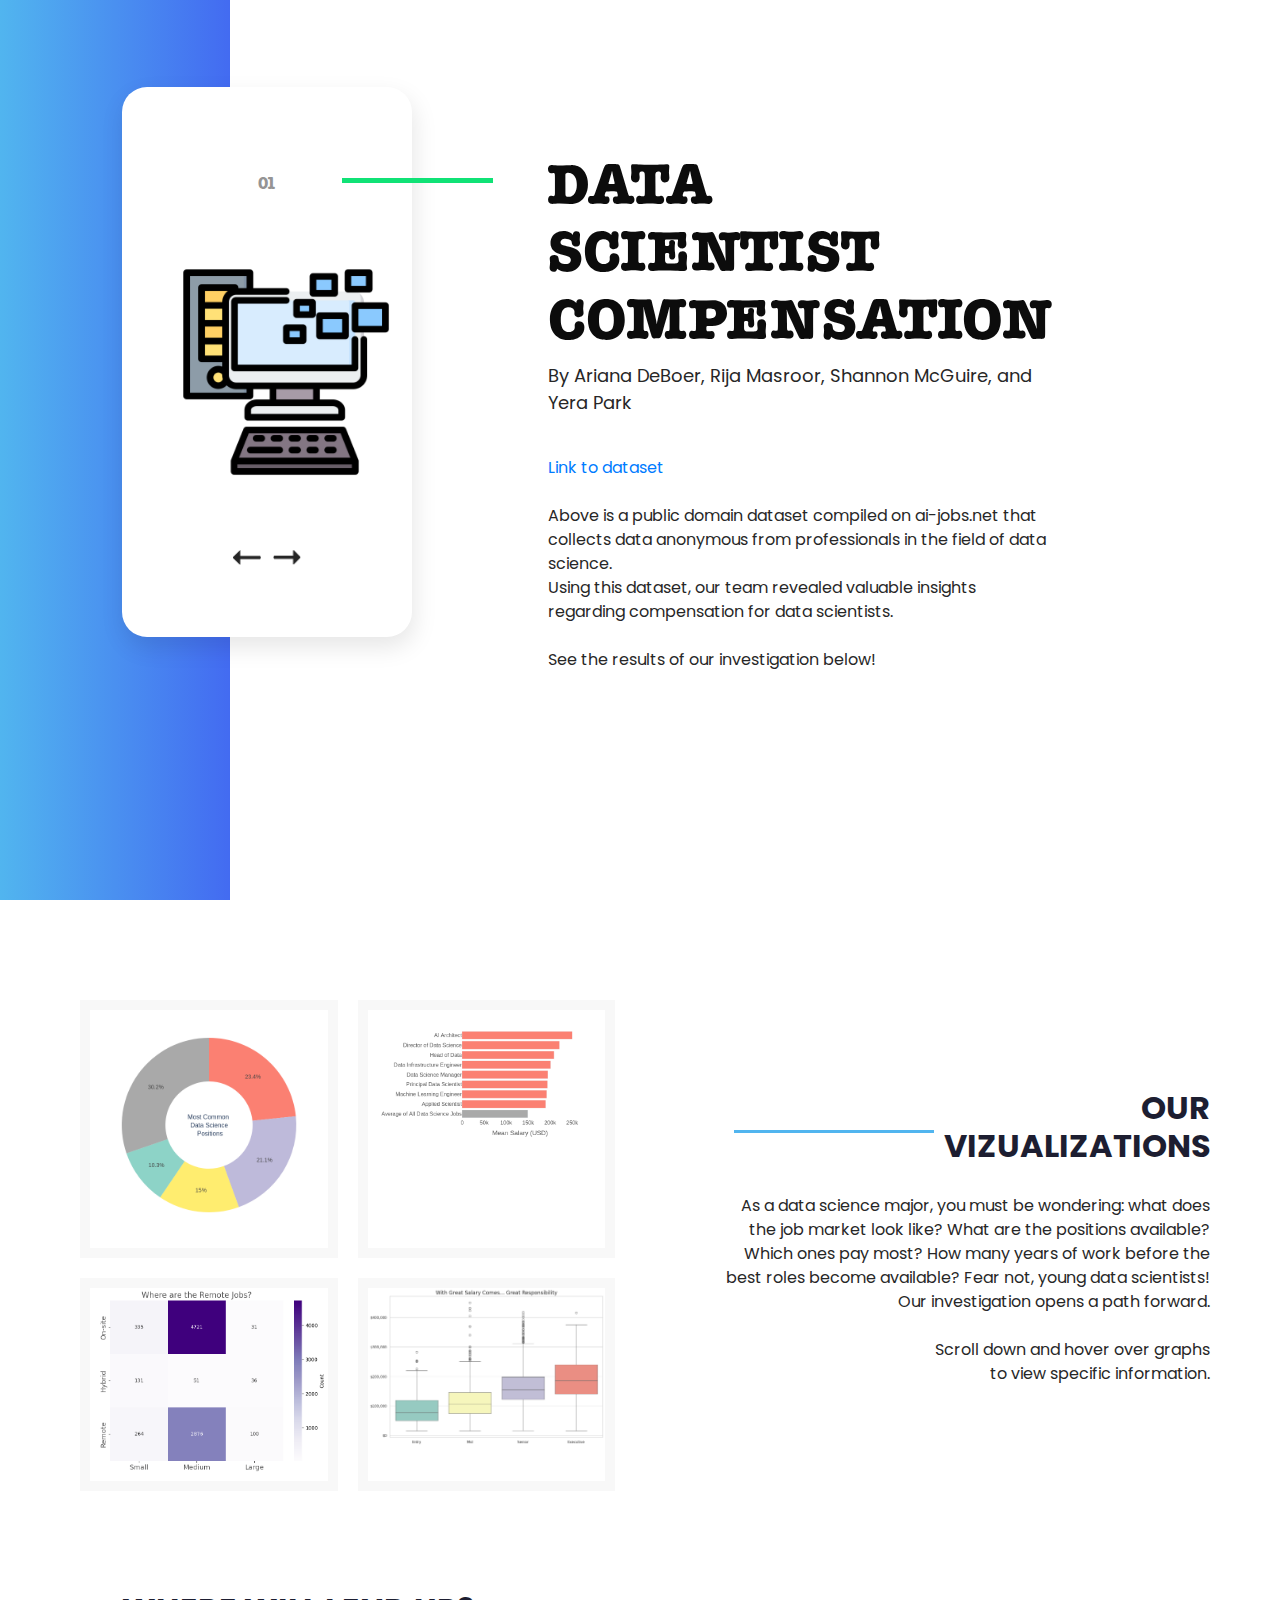
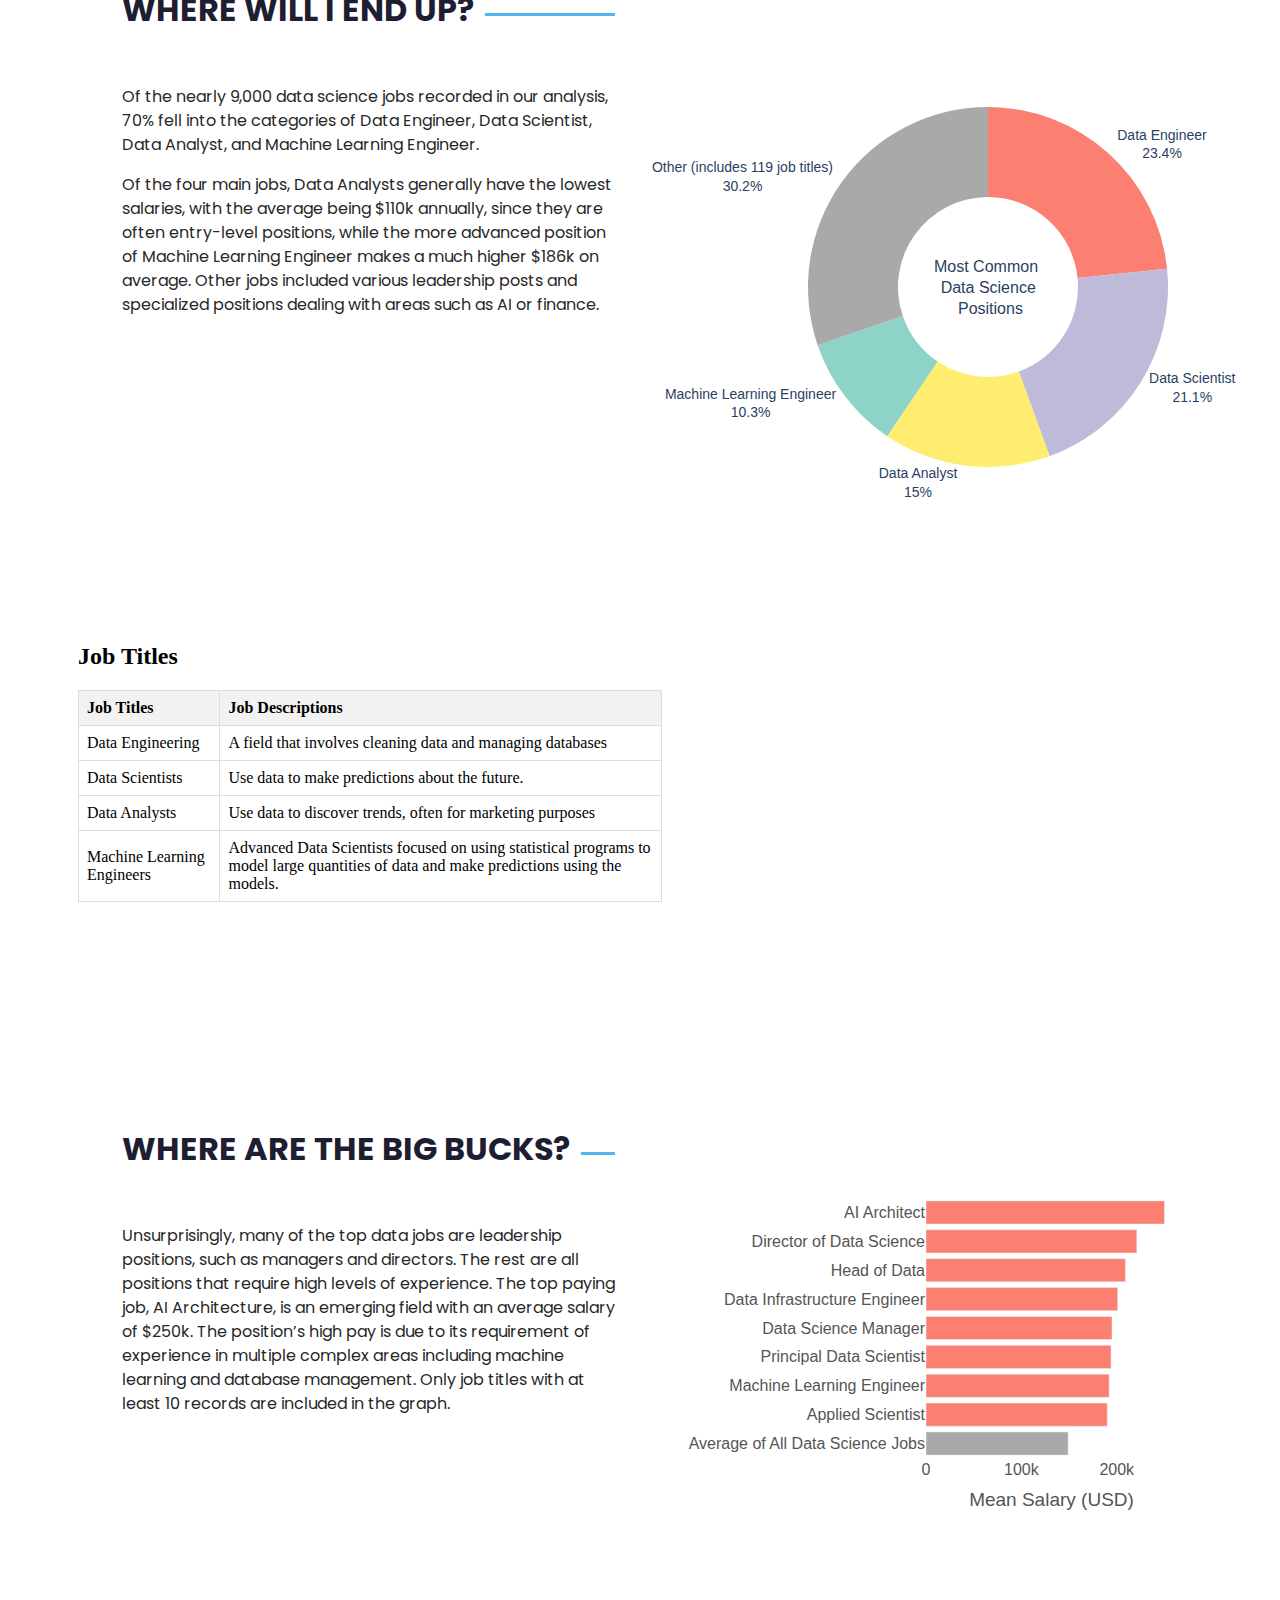
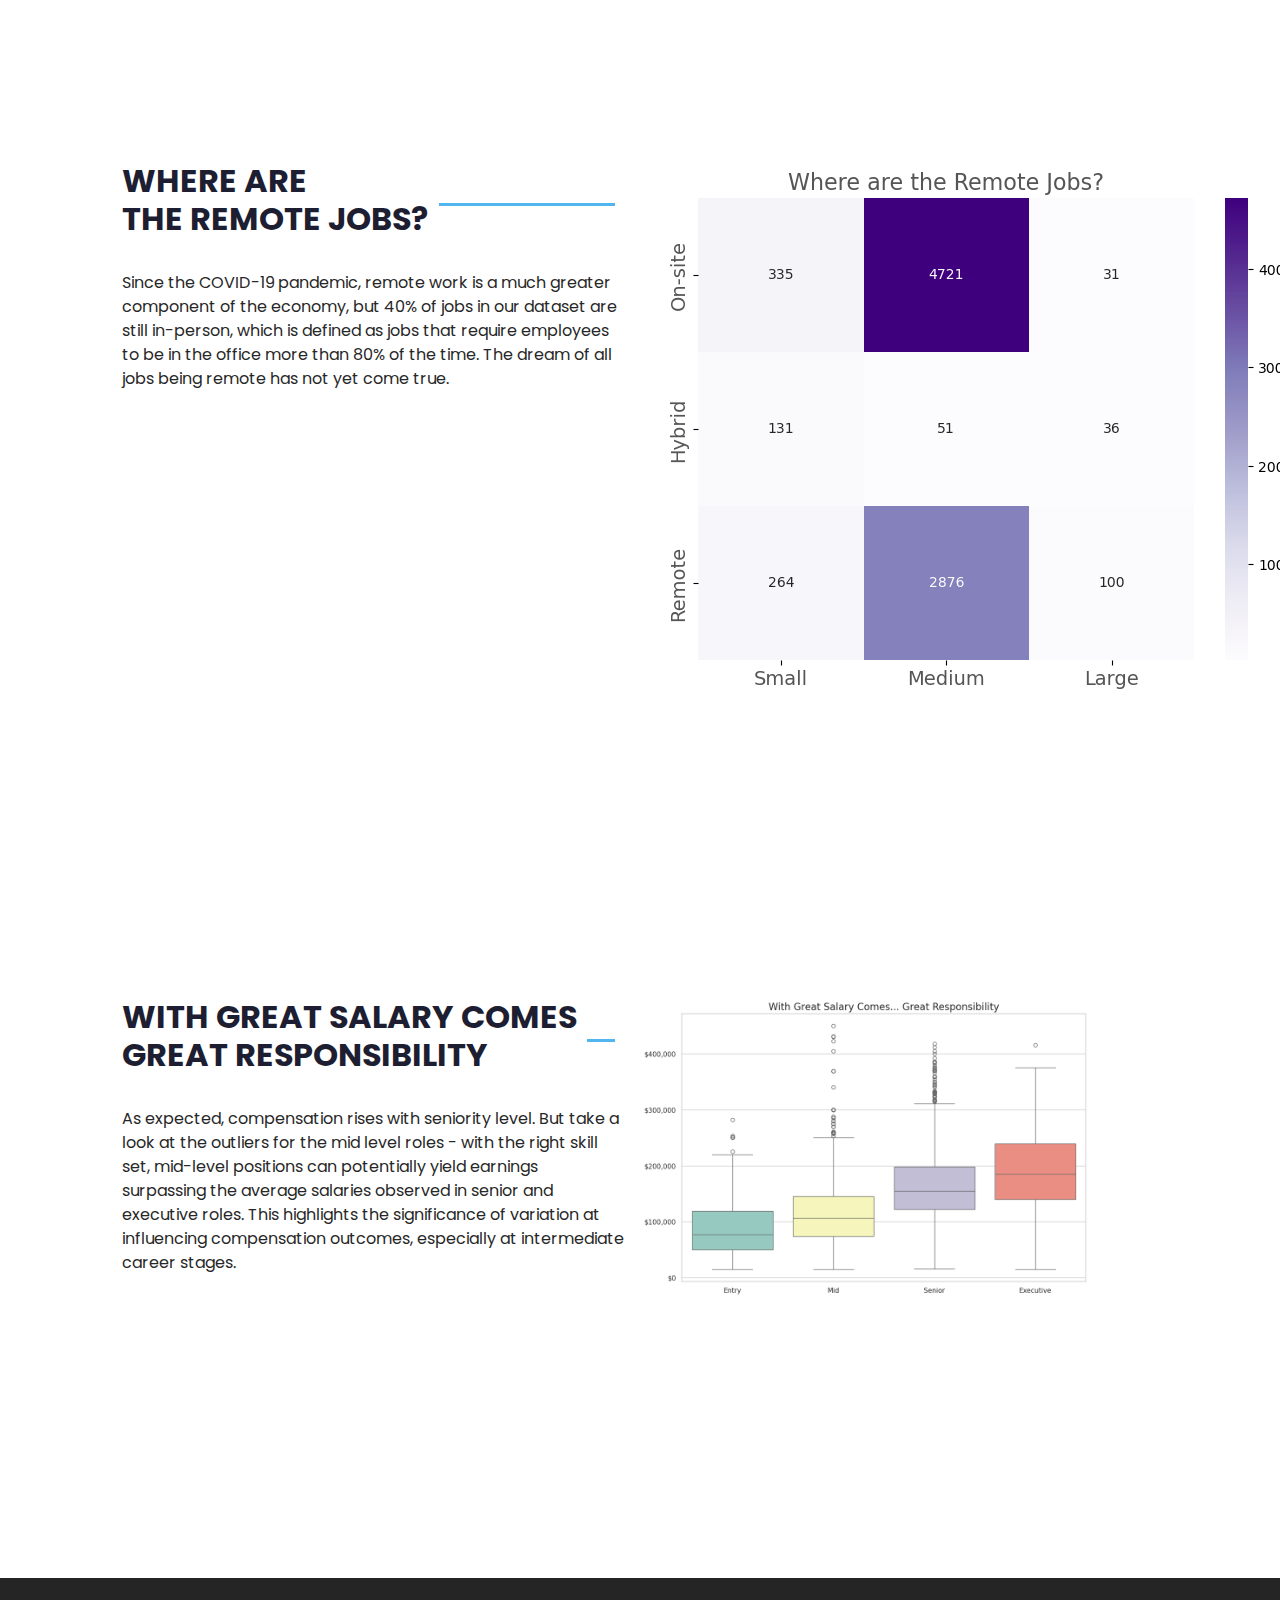
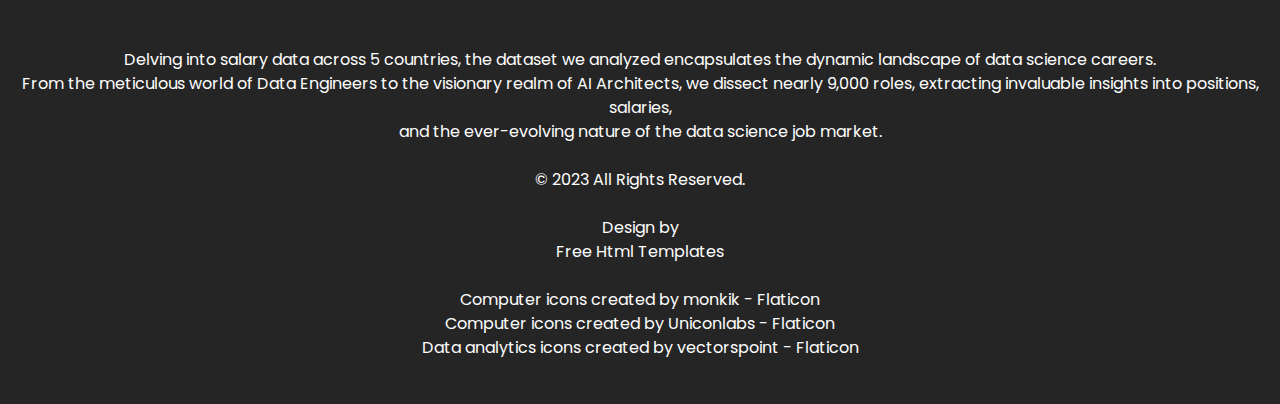
<file: index.html>
<!DOCTYPE html>
<html>
  
<!-- Original template can be downloaded at -->
<!-- https://www.free-css.com/free-css-templates/page291/goid -->

<head>
  <!-- Basic -->
  <meta charset="utf-8" />
  <meta http-equiv="X-UA-Compatible" content="IE=edge" />
  <!-- Mobile Metas -->
  <meta name="viewport" content="width=device-width, initial-scale=1, shrink-to-fit=no" />
  <!-- Site Metas -->
  <meta name="keywords" content="" />
  <meta name="description" content="" />
  <meta name="author" content="" />

  <title>Data Science Jobs by Salaries</title>
  <!-- slider stylesheet -->
  <link rel="stylesheet" type="text/css"
    href="https://cdnjs.cloudflare.com/ajax/libs/OwlCarousel2/2.3.4/assets/owl.carousel.min.css" />

  <!-- bootstrap core css -->
  <link rel="stylesheet" type="text/css" href="css/bootstrap.css" />

  <!-- fonts style -->
  <link href="https://fonts.googleapis.com/css?family=Open+Sans:400,700|Poppins:400,700|Raleway:400,700&display=swap"
    rel="stylesheet" />

  <!-- Custom styles for this template -->
  <link href="css/style.css" rel="stylesheet" />
  <!-- responsive style -->
  <link href="css/responsive.css" rel="stylesheet" />
</head>

<body>
  <div class="hero_area">
    <!-- slider section -->
    <section class=" slider_section position-relative">
      <div class="container-fluid">
        <div class="row">
          <div class="col-lg-3 col-md-4 offset-md-1">
            <div id="carouselExampleIndicators" class="carousel slide " data-ride="carousel">
              <ol class="carousel-indicators">
                <li data-target="#carouselExampleIndicators" data-slide-to="0" class="active">
                  01
                </li>
                <li data-target="#carouselExampleIndicators" data-slide-to="1">
                  02
                </li>
                <li data-target="#carouselExampleIndicators" data-slide-to="2">
                  03
                </li>
              </ol>

              <div class="carousel-inner">
                <div class="carousel-item active">
                  <div class="img-box b-1">
                    <img src="images/coding.png" alt="" /">                  
                  </div>
                </div>
                <div class="carousel-item">
                  <div class="img-box b-2">
                    <img src="images/computer.png" alt="" />
                  </div>
                </div>
                <div class="carousel-item">
                  <div class="img-box b-3">
                    <img src="images/data-analytics.png" alt="" />
                  </div>
                </div>
              </div>
              <div class="carousel_btn-box">
                <a class="carousel-control-prev" href="#carouselExampleIndicators" role="button" data-slide="prev">
                  <span class="sr-only">Previous</span>
                </a>
                <a class="carousel-control-next" href="#carouselExampleIndicators" role="button" data-slide="next">
                  <span class="sr-only">Next</span>
                </a>
              </div>
            </div>
          </div>
          <div class="col-md-5 offset-md-1">
            <div class="detail-box">
              <h1>
                Data Scientist <br>
                Compensation
              </h1>
              <p><font size="+1">
                By Ariana DeBoer, Rija Masroor, Shannon McGuire, and Yera Park
              </font></p>
              <p>
                <br>
                <a href="https://ai-jobs.net/salaries/download/">Link to dataset</a> <br><br>
                Above is a public domain dataset compiled on ai-jobs.net that collects data anonymous from professionals in the field of data science.<br>
                Using this dataset, our team revealed valuable insights regarding compensation for data scientists. <br><br>
                See the results of our investigation below!
                <!-- <p>
                  <br>
                  <br>
                  <br>
                  &copy; 2023 All Rights Reserved. 
                </p> -->
              </p>
              </div>
            </div>
          </div>
        </div>
      </div>
    </section>
    <!-- end slider section -->
  </div>

  
  <!-- multiple images section -->

  <section class="dish_section layout_padding">
    <div class="container">
      <div class="row">
        <div class="col-md-6">
          <div class="dish_container">
            <div class="box">
              <a href="#Graph1"><img src="datadonutsimple.png" alt=""></a>
            </div>
            <div class="box">
              <a href="#Graph2"><img src="salarybar.png" alt=""></a>
            </div>
            <div class="box">
              <a href="#Graph3"><img src="heatmap.png" alt=""></a>
            </div>
            <div class="box">
              <a href="#Graph4"><img src="exp_boxplot.png" alt=""></a>
            </div>
          </div>
        </div>
        <div class="col-md-6">
          <div class="detail-box">
            <div class="heading_container">
              <hr>
              <h2>
                Our <br>
                Vizualizations
              </h2>
            </div>
            <p>
              As a data science major, you must be wondering: what does the job market look like? What are the positions available? Which ones pay most? How many years of work before the best roles become available? Fear not, young data scientists! Our investigation opens a path forward.
              <br> <br>Scroll down and hover over graphs<br>
              to view specific information. 
            </p>
            <!-- <a href=".Graph_1">
              Awesome!
            </a> -->
          </div>
        </div>
      </div>
    </div>
  </section>

  <!-- end dish section -->

  <!-- Graph 1 section -->
  <section id="Graph1" class="Graph_1">
    <div class="container-fluid">
      <div class="row">
        <div class="col-md-5 offset-md-1">
          <div class="detail-box">
            <div class="heading_container">
              <h2>
                Where Will I End Up?
              </h2>
              <hr>
            </div>
            <p>
              <br><br>
              Of the nearly 9,000 data science jobs recorded in our analysis, 70% fell into the categories of Data Engineer, Data Scientist, Data Analyst, and Machine Learning Engineer. <br>
             </p>
             <p>
               Of the four main jobs, Data Analysts generally have the lowest salaries, with the average being $110k annually, since they are often entry-level positions, while the more advanced position of Machine Learning Engineer makes a much higher $186k on average. Other jobs included various leadership posts and specialized positions dealing with areas such as AI or finance.
             </p>
          </div>
        </div>
        <div class="col-md-6 px-0">
          <div class="img-box">
            <div class="html"><embed type='text/html' src="htmls/datadonutsmall.html" width="625" height="625"></div>
          </div>
        </div>
      </div>
    </div>
  </section>


  <section class="Graph_1">
    <div class="container-fluid">
      <div class="container">
        <div class="center">
          <div class="html"><div class="center"></div><embed type='text/html' src="htmls/table_jobs.html" width="600" height="500"></div></div>
        </div>
      </div>
    </div>
  </section>

<!-- end Graph 1 section -->

    <!-- Graph 2 section -->
    <section id="Graph2" class="Graph_2">
      <div class="container-fluid">
        <div class="row">
          <div class="col-md-5 offset-md-1">
            <div class="detail-box">
              <div class="heading_container">
                <h2>
                  Where Are the Big Bucks?
                </h2>
                <hr>
              </div>
              <p>
                <br><br>
                Unsurprisingly, many of the top data jobs are leadership positions, such as managers and directors. The rest are all positions that require high levels of experience. The top paying job, AI Architecture, is an emerging field with an average salary of $250k. The position’s high pay is due to its requirement of experience in multiple complex areas including machine learning and database management.

                Only job titles with at least 10 records are included in the graph. 
               
              </p>
            </div>
          </div>
          <div class="col-md-6 px-0">
            <div class="img-box">
              <div class="html"><embed type='text/html' src="htmls/salarybar.html" width="625" height="625"></div><div class="content">
            </div>
          </div>
        </div>
      </div>
    </section>

  <!-- end Graph 2 section -->

  <!-- Graph 3 section -->
  
  <section id="Graph3" class="Graph_3">
    <div class="container-fluid">
      <div class="row">
        <div class="col-md-5 offset-md-1">
          <div class="detail-box">
            <div class="heading_container">
              <h2>
                Where Are <br>
                the Remote Jobs?
              </h2>
              <hr>
            </div>
            <p>
              <br>
              Since the COVID-19 pandemic, remote work is a much greater component of the economy, but 40% of jobs in our dataset are still in-person, which is defined as jobs that require employees to be in the office more than 80% of the time. The dream of all jobs being remote has not yet come true.
            </p>
          </div>
        </div>
        <div class="col-md-6 px-0">
          <div class="img-box">
            <img src="heatmap.png" alt=""/>
          </div>        
        </div>
      </div>
    </div>
  </section>

<!-- end Graph 3 section -->

<!-- empty section -->

  <section id="Graph4" class="dish_section layout_padding">
    <div class="container">
      <div class="row">
        <div class="col-md-6">
          <div class="dish_container">
            <div class="img-box">
              <img src="images/white box.png" width="100" height="100">
            </div>
          </div>
        </div>
      </div>
    </div>
  </section>

<!-- end empty section -->

<!-- Graph 4 section -->
<section class="Graph_4">
  <div class="container-fluid">
    <div class="row">
      <div class="col-md-5 offset-md-1">
        <div class="detail-box">
          <div class="heading_container">
            <h2>
              With Great Salary Comes <br>
              Great Responsibility
            </h2>
            <hr>
          </div>
          <p>
            <br>
            As expected, compensation rises with seniority level. But take a look at the outliers for the mid level roles - with the right skill set, mid-level positions can potentially yield earnings surpassing the average salaries observed in senior and executive roles. This highlights the significance of variation at influencing compensation outcomes, especially at intermediate career stages.
          </p>
        </div>
      </div>
      <div class="col-md-6 px-0">
        <div class="img-box">
          <img src="exp_boxplot.png" width="450" length="550">
        </div>
      </div>
    </div>
  </div>
</section>

<!-- end Graph 4 section -->

  <!-- empty section -->

  <section class="dish_section layout_padding">
    <div class="container">
      <div class="row">
        <div class="col-md-6">
          <div class="dish_container">
            <div class="img-box">
              <img src="images/white box.png" width="100" height="100">
            </div>
          </div>
        </div>
      </div>
    </div>
  </section>

  <!-- contact section 

  <section class="contact_section layout_padding-bottom ">
    <div class="container">
      <h2>
        Thank you!
      </h2>
    </div>
  </section>

  <!-- end contact section -->

  <!-- footer section -->
  <section class="container-fluid footer_section">
    <div class="social_container">
      <!-- <h4>
        Made with our sweat and blood.
      </h4> -->
      </div>
    </div>
    <p>
      Delving into salary data across 5 countries, 
      <a href="https://ai-jobs.net/salaries/download/">the dataset</a> 
      we analyzed encapsulates the dynamic landscape of data science careers. <br>
      From the meticulous world of Data Engineers to the visionary realm of AI Architects, we dissect nearly 9,000 roles, extracting invaluable insights into positions, salaries, <br>
      and the ever-evolving nature of the data science job market.
      <br>
      <br>
      &copy; 2023 All Rights Reserved. <br><br>
      Design by <br>
      <a href="https://html.design/">Free Html Templates</a>
    </p>
    <p>
      <br><a href="https://www.flaticon.com/free-icons/computer" title="computer icons">Computer icons created by monkik - Flaticon</a> <br>
      <a href="https://www.flaticon.com/free-icons/computer" title="computer icons">Computer icons created by Uniconlabs - Flaticon</a> <br>
      <a href="https://www.flaticon.com/free-icons/data-analytics" title="data analytics icons">Data analytics icons created by vectorspoint - Flaticon</a> <br><br>
    </p>
  </section>
  <!-- footer section -->

  <script type="text/javascript" src="js/jquery-3.4.1.min.js"></script>
  <script type="text/javascript" src="js/bootstrap.js"></script>
  <script type="text/javascript" src="https://cdnjs.cloudflare.com/ajax/libs/OwlCarousel2/2.3.4/owl.carousel.min.js">
  </script>

  <script>
    function openNav() {
      document.getElementById("myNav").classList.toggle("menu_width");
      document
        .querySelector(".custom_menu-btn")
        .classList.toggle("menu_btn-style");
    }
  </script>

  <!-- owl carousel script -->
  <script type="text/javascript">
    $(".owl-carousel").owlCarousel({
      loop: true,
      margin: 35,
      navText: [],
      autoplay: true,
      autoplayHoverPause: true,
      responsive: {
        0: {
          items: 1
        },
        600: {
          items: 2
        },
        1000: {
          items: 3
        }
      }
    });
  </script>
  <!-- end owl carousel script -->

</body>

</html>
</file>
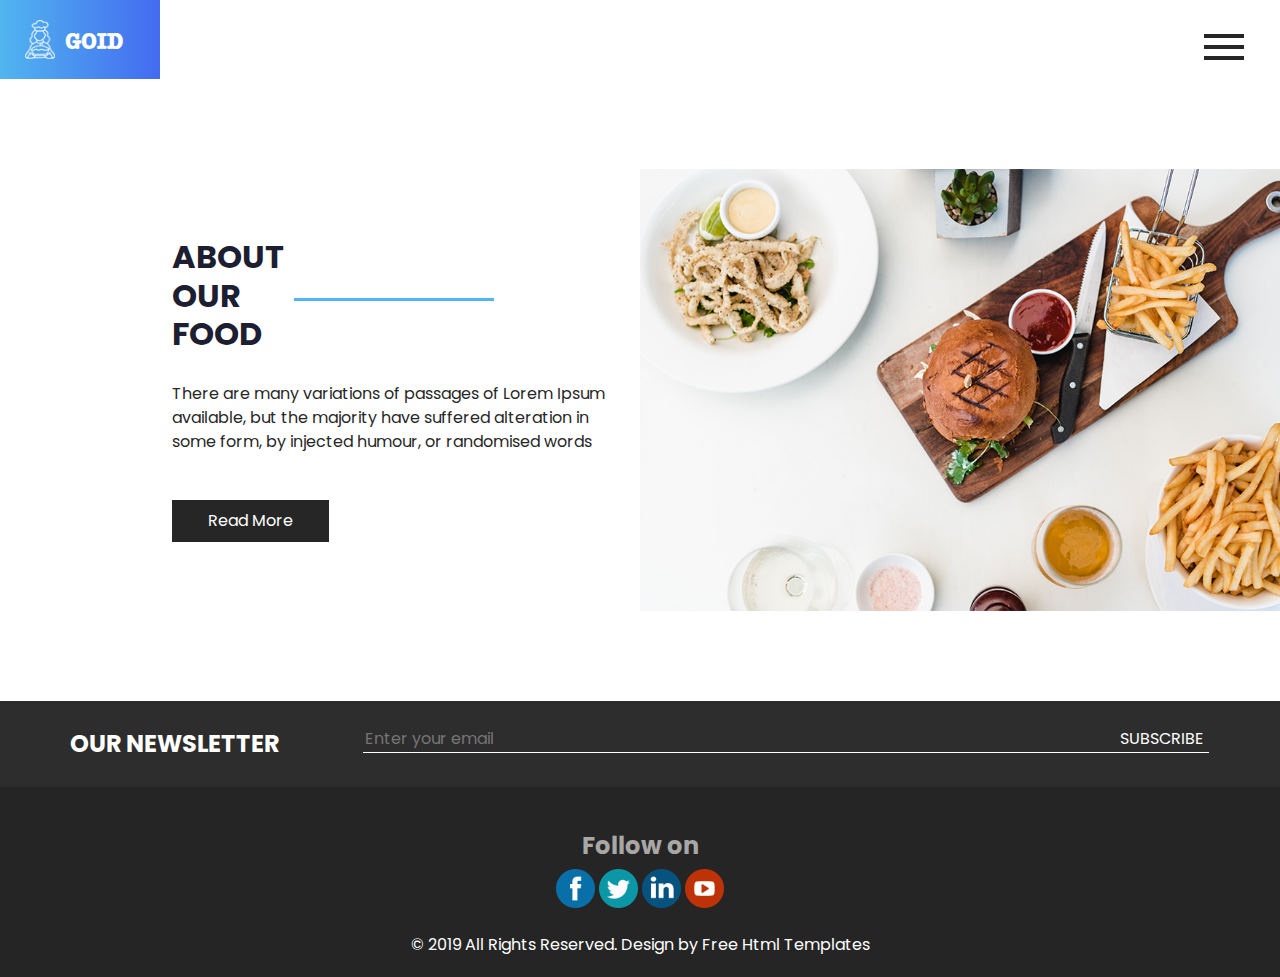
<file: about.html>
<!DOCTYPE html>
<html>

<head>
  <!-- Basic -->
  <meta charset="utf-8" />
  <meta http-equiv="X-UA-Compatible" content="IE=edge" />
  <!-- Mobile Metas -->
  <meta name="viewport" content="width=device-width, initial-scale=1, shrink-to-fit=no" />
  <!-- Site Metas -->
  <meta name="keywords" content="" />
  <meta name="description" content="" />
  <meta name="author" content="" />

  <title>Goid</title>
  <!-- slider stylesheet -->
  <link rel="stylesheet" type="text/css"
    href="https://cdnjs.cloudflare.com/ajax/libs/OwlCarousel2/2.3.4/assets/owl.carousel.min.css" />

  <!-- bootstrap core css -->
  <link rel="stylesheet" type="text/css" href="css/bootstrap.css" />

  <!-- fonts style -->
  <link href="https://fonts.googleapis.com/css?family=Open+Sans:400,700|Poppins:400,700|Raleway:400,700&display=swap"
    rel="stylesheet" />

  <!-- Custom styles for this template -->
  <link href="css/style.css" rel="stylesheet" />
  <!-- responsive style -->
  <link href="css/responsive.css" rel="stylesheet" />
</head>

<body class="sub_page">
  <div class="hero_area">
    <!-- header section strats -->
    <header class="header_section">
      <div class="container-fluid">
        <nav class="navbar navbar-expand-lg custom_nav-container">
          <a class="navbar-brand" href="index.html">
            <img src="images/logo.png" alt="" />
            <span>
              Goid
            </span>
          </a>

          <div class="navbar-collapse" id="">
            <div class="custom_menu-btn">
              <button onclick="openNav()">
                <span class="s-1"> </span>
                <span class="s-2"> </span>
                <span class="s-3"> </span>
              </button>
            </div>
            <div id="myNav" class="overlay">
              <div class="overlay-content">
                <a href="index.html">HOME</a>
                <a href="about.html">ABOUT</a>
                <a href="food.html">Food</a>
                <a href="contact.html">Contact Us</a>
              </div>
            </div>
          </div>
        </nav>
      </div>
    </header>
    <!-- end header section -->
  </div>

  <!-- about section -->
  <section class="about_section layout_margin">
    <div class="container-fluid">
      <div class="row">
        <div class="col-md-5 offset-md-1">
          <div class="detail-box">
            <div class="heading_container">
              <h2>
                About <br>
                Our <br>
                Food
              </h2>
              <hr>
            </div>
            <p>
              There are many variations of passages of Lorem Ipsum available, but the majority have suffered alteration
              in
              some form, by injected humour, or randomised words
            </p>
            <a href="">
              Read More
            </a>
          </div>
        </div>
        <div class="col-md-6 px-0">
          <div class="img-box">
            <img src="images/about-img.jpg" alt="">
          </div>
        </div>
      </div>
    </div>
  </section>

  <!-- end about section -->

  <!-- subscribe section -->

  <section class="subscribe_section">
    <div class="container">
      <form action="">
        <div class="row">
          <div class="col-lg-3 col-md-4">
            <label for="subEmail">
              Our Newsletter
            </label>
          </div>
          <div class="col-lg-9 col-md-8">
            <div class="box">
              <input type="email" placeholder="Enter your email" id="subEmail">
              <button>
                Subscribe
              </button>
            </div>
          </div>
        </div>
      </form>
    </div>
  </section>

  <!-- end subscribe section -->

  <!-- footer section -->
  <section class="container-fluid footer_section">
    <div class="social_container">
      <h4>
        Follow on
      </h4>
      <div class="social-box">
        <a href="">
          <img src="images/fb.png" alt="">
        </a>
        <a href="">
          <img src="images/twitter.png" alt="">
        </a>
        <a href="">
          <img src="images/linkedin.png" alt="">
        </a>
        <a href="">
          <img src="images/youtube.png" alt="">
        </a>
      </div>
    </div>
    <p>
      &copy; 2019 All Rights Reserved. Design by
      <a href="https://html.design/">Free Html Templates</a>
    </p>
  </section>
  <!-- footer section -->

  <script type="text/javascript" src="js/jquery-3.4.1.min.js"></script>
  <script type="text/javascript" src="js/bootstrap.js"></script>
  <script type="text/javascript" src="https://cdnjs.cloudflare.com/ajax/libs/OwlCarousel2/2.3.4/owl.carousel.min.js">
  </script>

  <script>
    function openNav() {
      document.getElementById("myNav").classList.toggle("menu_width");
      document
        .querySelector(".custom_menu-btn")
        .classList.toggle("menu_btn-style");
    }
  </script>

  <!-- owl carousel script -->
  <script type="text/javascript">
    $(".owl-carousel").owlCarousel({
      loop: true,
      margin: 35,
      navText: [],
      autoplay: true,
      autoplayHoverPause: true,
      responsive: {
        0: {
          items: 1
        },
        600: {
          items: 2
        },
        1000: {
          items: 3
        }
      }
    });
  </script>
  <!-- end owl carousel script -->

</body>

</html>
</file>
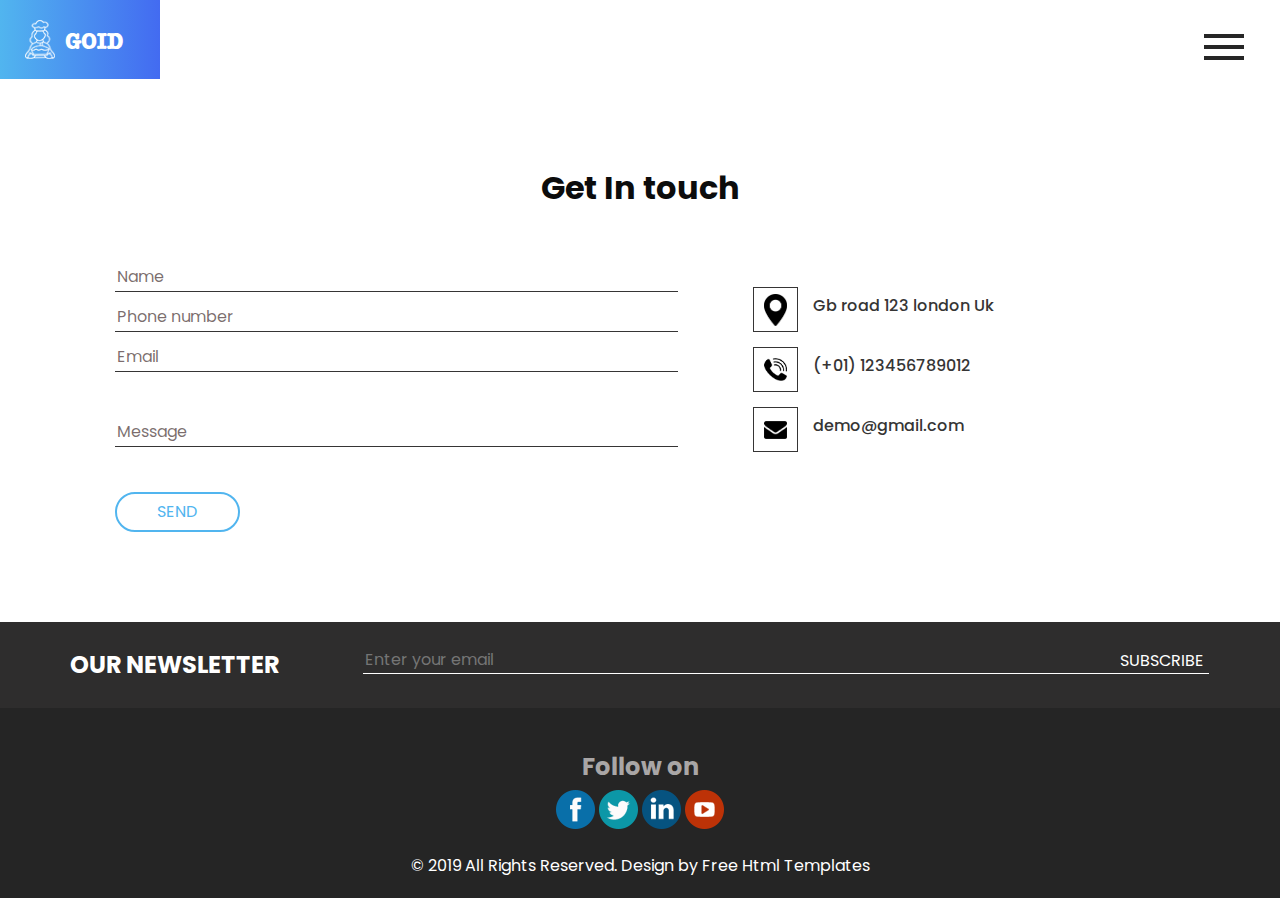
<file: contact.html>
<!DOCTYPE html>
<html>

<head>
  <!-- Basic -->
  <meta charset="utf-8" />
  <meta http-equiv="X-UA-Compatible" content="IE=edge" />
  <!-- Mobile Metas -->
  <meta name="viewport" content="width=device-width, initial-scale=1, shrink-to-fit=no" />
  <!-- Site Metas -->
  <meta name="keywords" content="" />
  <meta name="description" content="" />
  <meta name="author" content="" />

  <title>Goid</title>
  <!-- slider stylesheet -->
  <link rel="stylesheet" type="text/css"
    href="https://cdnjs.cloudflare.com/ajax/libs/OwlCarousel2/2.3.4/assets/owl.carousel.min.css" />

  <!-- bootstrap core css -->
  <link rel="stylesheet" type="text/css" href="css/bootstrap.css" />

  <!-- fonts style -->
  <link href="https://fonts.googleapis.com/css?family=Open+Sans:400,700|Poppins:400,700|Raleway:400,700&display=swap"
    rel="stylesheet" />

  <!-- Custom styles for this template -->
  <link href="css/style.css" rel="stylesheet" />
  <!-- responsive style -->
  <link href="css/responsive.css" rel="stylesheet" />
</head>

<body class="sub_page">
  <div class="hero_area">
    <!-- header section strats -->
    <header class="header_section">
      <div class="container-fluid">
        <nav class="navbar navbar-expand-lg custom_nav-container">
          <a class="navbar-brand" href="index.html">
            <img src="images/logo.png" alt="" />
            <span>
              Goid
            </span>
          </a>

          <div class="navbar-collapse" id="">
            <div class="custom_menu-btn">
              <button onclick="openNav()">
                <span class="s-1"> </span>
                <span class="s-2"> </span>
                <span class="s-3"> </span>
              </button>
            </div>
            <div id="myNav" class="overlay">
              <div class="overlay-content">
                <a href="index.html">HOME</a>
                <a href="about.html">ABOUT</a>
                <a href="food.html">Food</a>
                <a href="contact.html">Contact Us</a>
              </div>
            </div>
          </div>
        </nav>
      </div>
    </header>
    <!-- end header section -->
  </div>

  <!-- contact section -->

  <section class="contact_section layout_padding">
    <div class="container">
      <h2>
        Get In touch
      </h2>
      <div class="row">
        <div class="col-md-7">
          <div class="form_container">
            <form action="">
              <input type="text" placeholder="Name">
              <input type="text" placeholder="Phone number">
              <input type="email" placeholder="Email">
              <input type="text" placeholder="Message" class="message_input">
              <button>
                Send
              </button>
            </form>
          </div>
        </div>
        <div class="col-md-5">
          <div class="contact_box">
            <a href="">
              <div class="img-box">
                <img src="images/location.png" alt="">
              </div>
              <h6>
                Gb road 123 london Uk
              </h6>
            </a>
            <a href="">
              <div class="img-box">
                <img src="images/call.png" alt="">
              </div>
              <h6>
                (+01) 123456789012
              </h6>
            </a>
            <a href="">
              <div class="img-box">
                <img src="images/envelope.png" alt="">
              </div>
              <h6>
                demo@gmail.com
              </h6>
            </a>
          </div>
        </div>
      </div>
    </div>
  </section>

  <!-- end contact section -->

  <!-- subscribe section -->

  <section class="subscribe_section">
    <div class="container">
      <form action="">
        <div class="row">
          <div class="col-lg-3 col-md-4">
            <label for="subEmail">
              Our Newsletter
            </label>
          </div>
          <div class="col-lg-9 col-md-8">
            <div class="box">
              <input type="email" placeholder="Enter your email" id="subEmail">
              <button>
                Subscribe
              </button>
            </div>
          </div>
        </div>
      </form>
    </div>
  </section>

  <!-- end subscribe section -->

  <!-- footer section -->
  <section class="container-fluid footer_section">
    <div class="social_container">
      <h4>
        Follow on
      </h4>
      <div class="social-box">
        <a href="">
          <img src="images/fb.png" alt="">
        </a>
        <a href="">
          <img src="images/twitter.png" alt="">
        </a>
        <a href="">
          <img src="images/linkedin.png" alt="">
        </a>
        <a href="">
          <img src="images/youtube.png" alt="">
        </a>
      </div>
    </div>
    <p>
      &copy; 2019 All Rights Reserved. Design by
      <a href="https://html.design/">Free Html Templates</a>
    </p>
  </section>
  <!-- footer section -->

  <script type="text/javascript" src="js/jquery-3.4.1.min.js"></script>
  <script type="text/javascript" src="js/bootstrap.js"></script>
  <script type="text/javascript" src="https://cdnjs.cloudflare.com/ajax/libs/OwlCarousel2/2.3.4/owl.carousel.min.js">
  </script>

  <script>
    function openNav() {
      document.getElementById("myNav").classList.toggle("menu_width");
      document
        .querySelector(".custom_menu-btn")
        .classList.toggle("menu_btn-style");
    }
  </script>

  <!-- owl carousel script -->
  <script type="text/javascript">
    $(".owl-carousel").owlCarousel({
      loop: true,
      margin: 35,
      navText: [],
      autoplay: true,
      autoplayHoverPause: true,
      responsive: {
        0: {
          items: 1
        },
        600: {
          items: 2
        },
        1000: {
          items: 3
        }
      }
    });
  </script>
  <!-- end owl carousel script -->

</body>

</html>
</file>
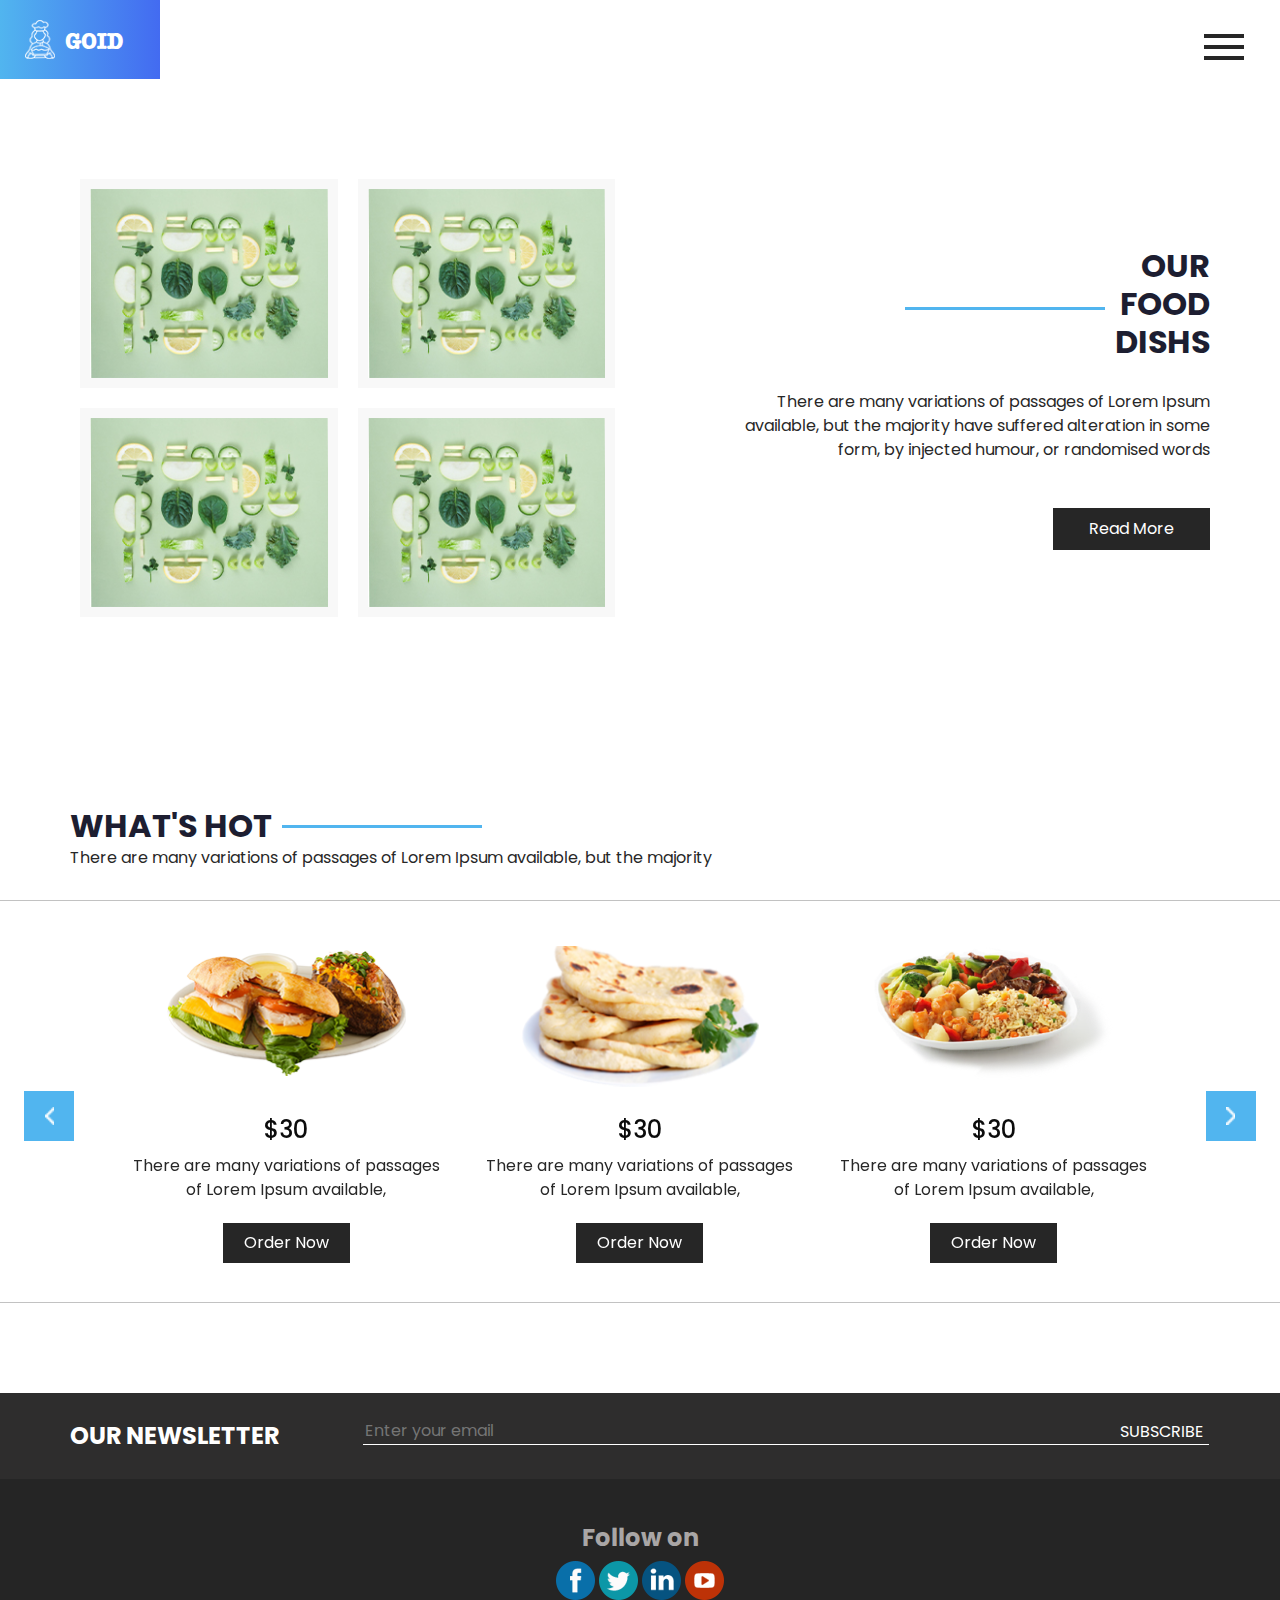
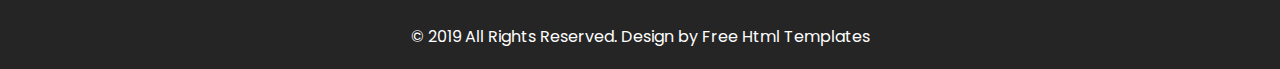
<file: food.html>
<!DOCTYPE html>
<html>

<head>
  <!-- Basic -->
  <meta charset="utf-8" />
  <meta http-equiv="X-UA-Compatible" content="IE=edge" />
  <!-- Mobile Metas -->
  <meta name="viewport" content="width=device-width, initial-scale=1, shrink-to-fit=no" />
  <!-- Site Metas -->
  <meta name="keywords" content="" />
  <meta name="description" content="" />
  <meta name="author" content="" />

  <title>Goid</title>
  <!-- slider stylesheet -->
  <link rel="stylesheet" type="text/css"
    href="https://cdnjs.cloudflare.com/ajax/libs/OwlCarousel2/2.3.4/assets/owl.carousel.min.css" />

  <!-- bootstrap core css -->
  <link rel="stylesheet" type="text/css" href="css/bootstrap.css" />

  <!-- fonts style -->
  <link href="https://fonts.googleapis.com/css?family=Open+Sans:400,700|Poppins:400,700|Raleway:400,700&display=swap"
    rel="stylesheet" />

  <!-- Custom styles for this template -->
  <link href="css/style.css" rel="stylesheet" />
  <!-- responsive style -->
  <link href="css/responsive.css" rel="stylesheet" />
</head>

<body class="sub_page">
  <div class="hero_area">
    <!-- header section strats -->
    <header class="header_section">
      <div class="container-fluid">
        <nav class="navbar navbar-expand-lg custom_nav-container">
          <a class="navbar-brand" href="index.html">
            <img src="images/logo.png" alt="" />
            <span>
              Goid
            </span>
          </a>

          <div class="navbar-collapse" id="">
            <div class="custom_menu-btn">
              <button onclick="openNav()">
                <span class="s-1"> </span>
                <span class="s-2"> </span>
                <span class="s-3"> </span>
              </button>
            </div>
            <div id="myNav" class="overlay">
              <div class="overlay-content">
                <a href="index.html">HOME</a>
                <a href="about.html">ABOUT</a>
                <a href="food.html">Food</a>
                <a href="contact.html">Contact Us</a>
              </div>
            </div>
          </div>
        </nav>
      </div>
    </header>
    <!-- end header section -->
  </div>

  <!-- dish section -->
  <section class="dish_section layout_padding">
    <div class="container">
      <div class="row">
        <div class="col-md-6">
          <div class="dish_container">
            <div class="box">
              <img src="images/dish.jpg" alt="">
            </div>
            <div class="box">
              <img src="images/dish.jpg" alt="">
            </div>
            <div class="box">
              <img src="images/dish.jpg" alt="">
            </div>
            <div class="box">
              <img src="images/dish.jpg" alt="">
            </div>
          </div>
        </div>
        <div class="col-md-6">
          <div class="detail-box">
            <div class="heading_container">
              <hr>
              <h2>
                Our <br>
                Food <br>
                dishs
              </h2>
            </div>
            <p>
              There are many variations of passages of Lorem Ipsum available, but the majority have suffered alteration
              in
              some form, by injected humour, or randomised words
            </p>
            <a href="">
              Read More
            </a>
          </div>
        </div>
      </div>
    </div>
  </section>

  <!-- end dish section -->

  <!-- hot section -->

  <section class="hot_section layout_padding">
    <div class="container">
      <div class="heading_container">
        <h2>
          What's Hot
        </h2>
        <hr>
      </div>
      <p>
        There are many variations of passages of Lorem Ipsum available, but the majority
      </p>
    </div>
    <div class="carousel_container">
      <div class="container">
        <div class="carousel-wrap ">
          <div class="owl-carousel">
            <div class="item">
              <div class="box">
                <div class="img-box">
                  <img src="images/hot-1.png" />
                </div>
                <div class="detail-box">
                  <h4>
                    $30
                  </h4>
                  <p>
                    There are many variations of passages of Lorem Ipsum available,
                  </p>
                  <a href="">
                    Order Now
                  </a>
                </div>
              </div>
            </div>
            <div class="item">
              <div class="box">
                <div class="img-box">
                  <img src="images/hot-2.png" />
                </div>
                <div class="detail-box">
                  <h4>
                    $30
                  </h4>
                  <p>
                    There are many variations of passages of Lorem Ipsum available,
                  </p>
                  <a href="">
                    Order Now
                  </a>
                </div>
              </div>
            </div>
            <div class="item">
              <div class="box">
                <div class="img-box">
                  <img src="images/hot-3.png" />
                </div>
                <div class="detail-box">
                  <h4>
                    $30
                  </h4>
                  <p>
                    There are many variations of passages of Lorem Ipsum available,
                  </p>
                  <a href="">
                    Order Now
                  </a>
                </div>
              </div>
            </div>
          </div>
        </div>
      </div>
    </div>
  </section>

  <!-- end hot section -->

  <!-- subscribe section -->

  <section class="subscribe_section">
    <div class="container">
      <form action="">
        <div class="row">
          <div class="col-lg-3 col-md-4">
            <label for="subEmail">
              Our Newsletter
            </label>
          </div>
          <div class="col-lg-9 col-md-8">
            <div class="box">
              <input type="email" placeholder="Enter your email" id="subEmail">
              <button>
                Subscribe
              </button>
            </div>
          </div>
        </div>
      </form>
    </div>
  </section>

  <!-- end subscribe section -->

  <!-- footer section -->
  <section class="container-fluid footer_section">
    <div class="social_container">
      <h4>
        Follow on
      </h4>
      <div class="social-box">
        <a href="">
          <img src="images/fb.png" alt="">
        </a>
        <a href="">
          <img src="images/twitter.png" alt="">
        </a>
        <a href="">
          <img src="images/linkedin.png" alt="">
        </a>
        <a href="">
          <img src="images/youtube.png" alt="">
        </a>
      </div>
    </div>
    <p>
      &copy; 2019 All Rights Reserved. Design by
      <a href="https://html.design/">Free Html Templates</a>
    </p>
  </section>
  <!-- footer section -->

  <script type="text/javascript" src="js/jquery-3.4.1.min.js"></script>
  <script type="text/javascript" src="js/bootstrap.js"></script>
  <script type="text/javascript" src="https://cdnjs.cloudflare.com/ajax/libs/OwlCarousel2/2.3.4/owl.carousel.min.js">
  </script>

  <script>
    function openNav() {
      document.getElementById("myNav").classList.toggle("menu_width");
      document
        .querySelector(".custom_menu-btn")
        .classList.toggle("menu_btn-style");
    }
  </script>

  <!-- owl carousel script -->
  <script type="text/javascript">
    $(".owl-carousel").owlCarousel({
      loop: true,
      margin: 35,
      navText: [],
      autoplay: true,
      autoplayHoverPause: true,
      responsive: {
        0: {
          items: 1
        },
        600: {
          items: 2
        },
        1000: {
          items: 3
        }
      }
    });
  </script>
  <!-- end owl carousel script -->

</body>

</html>
</file>
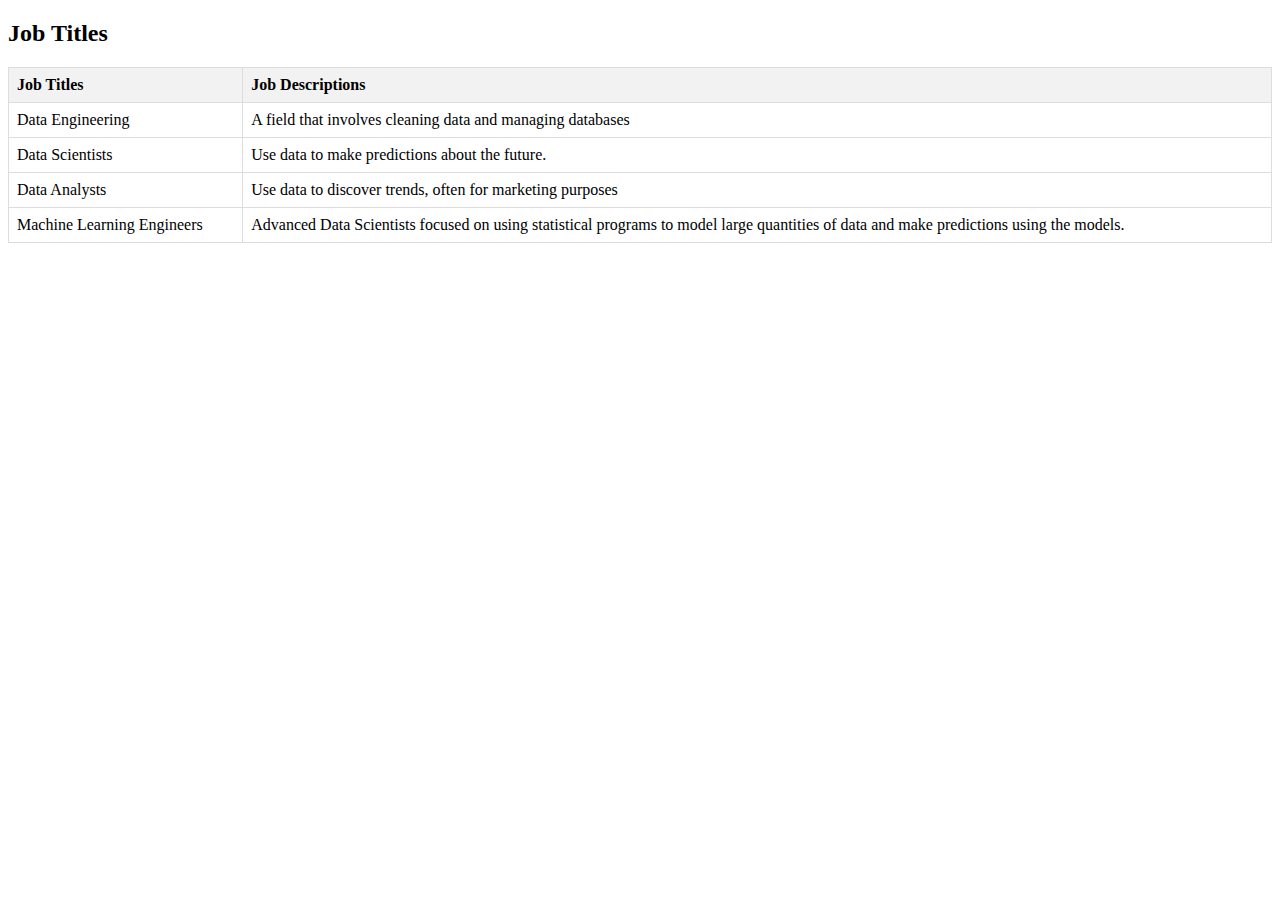
<file: table_jobs.html>
<!DOCTYPE html>
<html lang="en">
<head>
    <meta charset="UTF-8">
    <meta name="viewport" content="width=device-width, initial-scale=1.0">
    <title>Job Titles</title>
    <style>
        table {
            width: 100%;
            border-collapse: collapse;
            margin-bottom: 20px;
        }
        th, td {
            border: 1px solid #dddddd;
            text-align: left;
            padding: 8px;
        }
        th {
            background-color: #f2f2f2;
        }
    </style>
</head>
<body>

    <h2>Job Titles</h2>

    <table>
        <tr>
            <th>Job Titles</th>
            <th>Job Descriptions</th>
        </tr>
        <tr>
            <td>Data Engineering</td>
            <td>A field that involves cleaning data and managing databases</td>
        </tr>
        <tr>
            <td>Data Scientists</td>
            <td>Use data to make predictions about the future.</td>
        </tr>
        <tr>
            <td>Data Analysts</td>
            <td>Use data to discover trends, often for marketing purposes</td>
        </tr>
        <tr>
            <td>Machine Learning Engineers</td>
            <td>Advanced Data Scientists focused on using statistical programs to model large quantities of data and make predictions using the models.</td>
        </tr>
    </table>

</body>
</html>
</file>
<file: css/style.css>
@font-face {
  font-family: American Typewriter;
  src: url(../fonts/AmericanTypewriterBQ-Bold.otf);
}

p {
  color: #272727;
}

body {
  font-family: 'Poppins', sans-serif;
  color: #0c0c0c;
  background-color: #ffffff;
}

.layout_margin {
  margin: 90px 0;
}

.layout_padding {
  padding: 90px 0;
}

.layout_padding2 {
  padding: 45px 0;
}

.layout_padding2-top {
  padding-top: 45px;
}

.layout_padding2-bottom {
  padding-bottom: 45px;
}

.layout_padding-top {
  padding-top: 90px;
}

.layout_padding-bottom {
  padding-bottom: 90px;
}

.heading_container {
  display: -webkit-box;
  display: -ms-flexbox;
  display: flex;
  -webkit-box-align: center;
      -ms-flex-align: center;
          align-items: center;
}

.heading_container h2 {
  font-weight: bold;
  color: #1d1e31;
  position: relative;
  text-transform: uppercase;
}

.heading_container hr {
  margin: 0 10px;
  border: none;
  -webkit-box-flex: 1;
      -ms-flex: 1;
          flex: 1;
  max-width: 200px;
  height: 3px;
  background-color: #51b5ef;
}

.hero_next_section-margin {
  margin-top: 100px;
}

/*header section*/
.hero_area {
  height: 100vh;
  position: relative;
}

.hero_area::before {
  content: "";
  position: absolute;
  top: 0;
  left: 0;
  width: 18%;
  min-width: 150px;
  height: 100%;
  background: -webkit-gradient(linear, left top, right top, from(#51b5ef), to(#436bf1));
  background: linear-gradient(to right, #51b5ef, #436bf1);
}

.sub_page .hero_area {
  height: auto;
}

.sub_page .hero_area::before {
  width: 160px;
}

.header_section .container-fluid {
  padding-right: 25px;
  padding-left: 25px;
}

.header_section .nav_container {
  margin: 0 auto;
}

.custom_nav-container.navbar-expand-lg .navbar-nav .nav-link img {
  width: 22px;
  margin-right: 15px;
}

.custom_nav-container.navbar-expand-lg .navbar-nav .nav-link {
  padding: 0px 25px;
  color: #fefeff;
  text-align: center;
  font-family: "Roboto", sans-serif;
}

.custom_menu-btn {
  z-index: 9;
  position: absolute;
  right: 5px;
  top: 14px;
}

.custom_menu-btn button {
  margin-top: 12px;
  outline: none;
  border: none;
  background-color: transparent;
}

.custom_menu-btn span {
  display: block;
  width: 40px;
  height: 4px;
  background-color: #262626;
  margin: 7px 0;
  -webkit-transition: all .3s;
  transition: all .3s;
}

.menu_btn-style button {
  position: fixed;
  right: 20px;
  top: 14px;
}

.menu_btn-style button .s-1 {
  -webkit-transform: rotate(45deg) translateY(15.5px);
          transform: rotate(45deg) translateY(15.5px);
}

.menu_btn-style button .s-2 {
  -webkit-transform: translateX(100px);
          transform: translateX(100px);
}

.menu_btn-style button .s-3 {
  -webkit-transform: rotate(-45deg) translateY(-15.5px);
          transform: rotate(-45deg) translateY(-15.5px);
}

.overlay {
  height: 100%;
  width: 0;
  position: fixed;
  z-index: 1;
  top: 0;
  left: 0;
  background-color: black;
  background-color: rgba(62, 103, 205, 0.9);
  overflow-x: hidden;
  -webkit-transition: 0.5s;
  transition: 0.5s;
}

.overlay .closebtn {
  position: absolute;
  top: 0;
  right: 30px;
  font-size: 60px;
}

.overlay a {
  padding: 0px;
  text-decoration: none;
  font-size: 22px;
  color: #ffffff;
  display: block;
  -webkit-transition: 0.3s;
  transition: 0.3s;
  text-transform: uppercase;
}

.overlay-content {
  position: relative;
  top: 25%;
  width: 100%;
  text-align: center;
  margin-top: 30px;
}

.menu_width {
  width: 100%;
}

a,
a:hover,
a:focus {
  text-decoration: none;
}

a:hover,
a:focus {
  color: initial;
}

.btn,
.btn:focus {
  outline: none !important;
  -webkit-box-shadow: none;
          box-shadow: none;
}

.custom_nav-container .nav_search-btn {
  background-image: url(../images/search-icon.png);
  background-size: 18px;
  background-repeat: no-repeat;
  width: 35px;
  height: 35px;
  padding: 0;
  border: none;
  margin: 0 40px 0 15px;
  background-position: center;
}

.navbar-brand {
  display: -webkit-box;
  display: -ms-flexbox;
  display: flex;
  -webkit-box-align: center;
      -ms-flex-align: center;
          align-items: center;
  font-family: 'American Typewriter', sans-serif;
  font-weight: 400;
}

.navbar-brand img {
  width: 30px;
  margin-right: 10px;
}

.navbar-brand span {
  text-transform: uppercase;
  font-size: 22px;
  color: #ffffff;
  margin-top: 5px;
}

.custom_nav-container {
  z-index: 99999;
  padding: 15px 0;
}

.custom_nav-container .navbar-toggler {
  outline: none;
}

.custom_nav-container .navbar-toggler .navbar-toggler-icon {
  background-image: url(../images/menu.png);
  background-size: 55px;
}

.quote_btn-container a {
  display: inline-block;
  padding: 5px 15px;
  background-color: #fc5d35;
  color: #f7f7f7;
  font-size: 14px;
  text-transform: uppercase;
}

/*end header section*/
.slider_section {
  display: -webkit-box;
  display: -ms-flexbox;
  display: flex;
  -webkit-box-align: center;
      -ms-flex-align: center;
          align-items: center;
  height: calc(100% - 80px);
  padding: 45px 0 90px 0;
}

.slider_section .side_heading {
  position: absolute;
  top: 45%;
  right: 25px;
  -webkit-transform: translateY(-50%);
          transform: translateY(-50%);
}

.slider_section .side_heading h5 {
  -webkit-writing-mode: tb-rl;
      -ms-writing-mode: tb-rl;
          writing-mode: tb-rl;
  text-orientation: upright;
  font-family: 'American Typewriter', sans-serif;
  font-weight: 400;
  font-size: 20px;
}

.slider_section .carousel {
  position: unset;
}

.slider_section .col-md-5.offset-md-1 {
  position: unset;
}

.slider_section .detail-box {
  margin-top: 65px;
  position: relative;
}

.slider_section .detail-box h1 {
  text-transform: uppercase;
  font-weight: bold;
  font-size: 3.5rem;
  font-family: 'American Typewriter', sans-serif;
  font-weight: 400;
}

.slider_section .detail-box .btn-box {
  margin-top: 35px;
}

.slider_section .detail-box .btn-box a {
  text-align: center;
  text-transform: uppercase;
  width: 180px;
}

.slider_section .detail-box .btn-box .btn-1 {
  display: inline-block;
  padding: 10px 0px;
  background-color: #51b5ef;
  color: #ffffff;
  border: 1px solid #51b5ef;
  text-transform: uppercase;
  margin-right: 10px;
}

.slider_section .detail-box .btn-box .btn-1:hover {
  background-color: transparent;
  color: #51b5ef;
}

.slider_section .detail-box .btn-box .btn-2 {
  display: inline-block;
  padding: 10px 0px;
  background-color: #262626;
  color: #ffffff;
  border: 1px solid #262626;
  text-transform: uppercase;
}

.slider_section .detail-box .btn-box .btn-2:hover {
  background-color: transparent;
  color: #262626;
}

.slider_section .detail-box::before {
  content: "";
  position: absolute;
  left: -41%;
  top: 26px;
  width: 30%;
  height: 5px;
  background-color: #10e276;
}

.slider_section #carouselExampleIndicators {
  max-width: 400px;
  padding: 75px 0 60px 0;
  background-color: #ffffff;
  display: -webkit-box;
  display: -ms-flexbox;
  display: flex;
  -webkit-box-orient: vertical;
  -webkit-box-direction: normal;
      -ms-flex-direction: column;
          flex-direction: column;
  -webkit-box-align: center;
      -ms-flex-align: center;
          align-items: center;
  border-radius: 25px;
  -webkit-box-shadow: 2px 10px 25px 0 rgba(0, 0, 0, 0.1);
          box-shadow: 2px 10px 25px 0 rgba(0, 0, 0, 0.1);
  height: 550px;
  -webkit-box-pack: justify;
      -ms-flex-pack: justify;
          justify-content: space-between;
  margin: auto;
}

.slider_section .img-box {
  margin: 15px 20px;
  height: 240px;
  display: -webkit-box;
  display: -ms-flexbox;
  display: flex;
  -webkit-box-pack: center;
      -ms-flex-pack: center;
          justify-content: center;
  -webkit-box-align: center;
      -ms-flex-align: center;
          align-items: center;
}

.slider_section .img-box.b-1 {
  margin-left: 20%;
}

.slider_section .img-box.b-4 {
  margin-left: 5%;
  margin-right: -10%;
  -webkit-transform: translateY(15px);
          transform: translateY(15px);
}

.slider_section .img-box img {
  width: 100%;
  max-height: 100%;
}

.slider_section .carousel_btn-box {
  display: -webkit-box;
  display: -ms-flexbox;
  display: flex;
  -webkit-box-pack: center;
      -ms-flex-pack: center;
          justify-content: center;
}

.slider_section .carousel-control-prev,
.slider_section .carousel-control-next {
  position: unset;
  width: 40px;
  height: 40px;
  border-radius: 100%;
  background-size: 28px;
  top: unset;
  bottom: 45px;
  left: 50%;
  opacity: 1;
  background-repeat: no-repeat;
  background-position: center;
}

.slider_section .carousel-control-prev {
  background-image: url(../images/prev-black.png);
}

.slider_section .carousel-control-prev:hover {
  background-image: url(../images/prev-grey.png);
}

.slider_section .carousel-control-next {
  background-image: url(../images/next-black.png);
}

.slider_section .carousel-control-next:hover {
  background-image: url(../images/next-grey.png);
}

.slider_section .carousel-indicators {
  margin: 0;
  position: unset;
  font-family: 'American Typewriter', sans-serif;
  font-weight: 400;
}

.slider_section .carousel-indicators li {
  margin: 0;
  width: auto;
  height: auto;
  text-indent: 0;
  opacity: 1;
  color: #959494;
  background-color: transparent;
  display: none;
}

.slider_section .carousel-indicators li.active {
  display: block;
}

.about_section .row {
  -webkit-box-align: center;
      -ms-flex-align: center;
          align-items: center;
}

.about_section .detail-box {
  padding-left: 10%;
}

.about_section .detail-box p {
  margin-top: 20px;
}

.about_section .detail-box a {
  display: inline-block;
  padding: 8px 35px;
  background-color: #262626;
  color: #ffffff;
  border: 1px solid #262626;
  margin-top: 30px;
}

.about_section .detail-box a:hover {
  background-color: transparent;
  color: #262626;
}

.about_section .img-box img {
  width: 100%;
}

.dish_section .row {
  -webkit-box-align: center;
      -ms-flex-align: center;
          align-items: center;
}

.dish_section .dish_container {
  display: -webkit-box;
  display: -ms-flexbox;
  display: flex;
  -ms-flex-wrap: wrap;
      flex-wrap: wrap;
}

.dish_section .dish_container .box {
  -ms-flex-preferred-size: calc(50% - 20px);
      flex-basis: calc(50% - 20px);
  margin: 10px;
  border: 10px solid #f8f8f8;
}

.dish_section .dish_container .box img {
  width: 100%;
}

.dish_section .dish_container .box:hover {
  border: 10px solid #262626;
}

.dish_section .detail-box {
  padding-left: 10%;
  text-align: right;
}

.dish_section .detail-box .heading_container {
  -webkit-box-pack: end;
      -ms-flex-pack: end;
          justify-content: flex-end;
}

.dish_section .detail-box p {
  margin-top: 20px;
}

.dish_section .detail-box a {
  display: inline-block;
  padding: 8px 35px;
  background-color: #262626;
  color: #ffffff;
  border: 1px solid #262626;
  margin-top: 30px;
}

.dish_section .detail-box a:hover {
  background-color: transparent;
  color: #262626;
}

.hot_section .carousel_container {
  border: 1px solid #c2c2c2;
  padding: 45px 0 15px 0;
  margin-top: 30px;
  border-left: none;
  border-right: none;
}

.hot_section .heading_container h2 {
  margin-bottom: 0;
}

.hot_section .box {
  text-align: center;
}

.hot_section .box .img-box {
  position: relative;
  display: -webkit-box;
  display: -ms-flexbox;
  display: flex;
  -webkit-box-pack: center;
      -ms-flex-pack: center;
          justify-content: center;
  -webkit-box-align: center;
      -ms-flex-align: center;
          align-items: center;
  height: 135px;
}

.hot_section .box .img-box img {
  width: 75%;
}

.hot_section .box .detail-box {
  margin-top: 35px;
}

.hot_section .box .detail-box p {
  margin-top: 10px;
}

.hot_section .box .detail-box a {
  display: inline-block;
  padding: 7px 20px;
  background-color: #262626;
  color: #ffffff;
  border: 1px solid #262626;
  margin-top: 5px;
}

.hot_section .box .detail-box a:hover {
  background-color: transparent;
  color: #262626;
}

.hot_section .carousel-wrap {
  margin: 0 auto;
  padding: 0 5%;
  position: relative;
}

.hot_section .owl-nav > div {
  margin-top: -26px;
  position: absolute;
  top: 50%;
  color: #cdcbcd;
}

.hot_section .owl-carousel .owl-nav .owl-prev,
.hot_section .owl-carousel .owl-nav .owl-next {
  width: 50px;
  height: 50px;
  background-color: #51b5ef;
  background-size: 9px;
  background-position: center;
  background-repeat: no-repeat;
  position: absolute;
  top: 50%;
  -webkit-transform: translateY(-50%);
          transform: translateY(-50%);
  outline: none;
}

.hot_section .owl-carousel .owl-nav .owl-prev:hover,
.hot_section .owl-carousel .owl-nav .owl-next:hover {
  background-color: #252525;
}

.hot_section .owl-carousel .owl-nav .owl-prev {
  background-image: url(../images/left-angle.png);
  left: -10%;
}

.hot_section .owl-carousel .owl-nav .owl-next {
  right: -10%;
  background-image: url(../images/right-angle.png);
}

.hot_section .owl-carousel .owl-dots.disabled,
.hot_section .owl-carousel .owl-nav.disabled {
  display: block;
}

.app_section {
  background-image: url(../images/app-bg.jpg);
  background-size: 100% 86%;
  background-repeat: no-repeat;
  color: #ffffff;
  background-position: bottom;
}

.app_section .row {
  -webkit-box-align: center;
      -ms-flex-align: center;
          align-items: center;
}

.app_section .img-box img {
  width: 100%;
}

.app_section .detail-box {
  padding-top: 60px;
}

.app_section .detail-box h2 {
  text-transform: uppercase;
  font-weight: bold;
  margin-bottom: 35px;
}

.app_section .detail-box h2 span {
  font-size: 1.5em;
}

.app_section .detail-box p {
  color: #ffffff;
}

.app_section .detail-box .btn-box {
  margin-top: 35px;
}

.app_section .detail-box .btn-box a {
  margin-right: 10px;
}

.app_section .detail-box .btn-box a img {
  max-width: 100%;
}

.client_section .heading_container {
  -webkit-box-pack: end;
      -ms-flex-pack: end;
          justify-content: flex-end;
}

.client_section .box {
  width: 75%;
  margin: 90px auto;
}

.client_section .box .client_id {
  display: -webkit-box;
  display: -ms-flexbox;
  display: flex;
  -webkit-box-align: center;
      -ms-flex-align: center;
          align-items: center;
}

.client_section .box .client_id h4 {
  margin: 0;
  margin-left: 15px;
}

.client_section .box .detail-box {
  margin-top: 30px;
}

.client_section .carousel-indicators {
  margin: 0;
  -webkit-box-pack: center;
      -ms-flex-pack: center;
          justify-content: center;
  bottom: -15px;
}

.client_section .carousel-indicators li {
  margin: 0 3px;
  width: 20px;
  height: 20px;
  opacity: 1;
  background-color: #51b5ef;
  border-radius: 100%;
}

.client_section .carousel-indicators li.active {
  background-color: #252525;
}

.contact_section h2 {
  text-align: center;
  font-weight: bold;
  margin-bottom: 45px;
}

.contact_section .form_container {
  padding: 0 45px;
}

.contact_section .form_container input {
  width: 100%;
  height: 30px;
  margin-top: 10px;
  border: none;
  border-bottom: 1px solid #363535;
  outline: none;
}

.contact_section .form_container input.message_input {
  margin-top: 45px;
}

.contact_section .form_container input::-webkit-input-placeholder {
  color: rgba(35, 9, 9, 0.6);
}

.contact_section .form_container input:-ms-input-placeholder {
  color: rgba(35, 9, 9, 0.6);
}

.contact_section .form_container input::-ms-input-placeholder {
  color: rgba(35, 9, 9, 0.6);
}

.contact_section .form_container input::placeholder {
  color: rgba(35, 9, 9, 0.6);
}

.contact_section .form_container button {
  background-color: transparent;
  border: 2px solid #51b5ef;
  color: #51b5ef;
  text-transform: uppercase;
  padding: 6px 40px;
  border-radius: 25px;
  margin-top: 45px;
}

.contact_section .contact_box {
  margin-top: 35px;
}

.contact_section .contact_box a {
  display: -webkit-box;
  display: -ms-flexbox;
  display: flex;
  -webkit-box-align: center;
      -ms-flex-align: center;
          align-items: center;
  color: #363535;
  margin: 15px 0;
}

.contact_section .contact_box a .img-box {
  width: 45px;
  height: 45px;
  padding: 10px;
  border: 1px solid #363535;
  display: -webkit-box;
  display: -ms-flexbox;
  display: flex;
  -webkit-box-pack: center;
      -ms-flex-pack: center;
          justify-content: center;
  -webkit-box-align: center;
      -ms-flex-align: center;
          align-items: center;
  margin-right: 15px;
}

.contact_section .contact_box a .img-box img {
  width: 100%;
}

.subscribe_section {
  background-color: #2e2d2d;
  padding: 25px 0;
}

.subscribe_section form label {
  font-size: 24px;
  font-weight: bold;
  text-transform: uppercase;
  color: #ffffff;
  margin: 0;
}

.subscribe_section form .box {
  display: -webkit-box;
  display: -ms-flexbox;
  display: flex;
}

.subscribe_section form .box input {
  width: 100%;
  border: none;
  background-color: transparent;
  border-bottom: 1px solid #ffffff;
  outline: none;
  color: #ffffff;
}

.subscribe_section form .box button {
  background-color: transparent;
  border: none;
  outline: none;
  text-transform: uppercase;
  color: #ffffff;
  margin-left: -95px;
}

/* footer section*/
.footer_section {
  padding: 20px;
  background-color: #252525;
}

.footer_section .social_container {
  display: -webkit-box;
  display: -ms-flexbox;
  display: flex;
  -webkit-box-orient: vertical;
  -webkit-box-direction: normal;
      -ms-flex-direction: column;
          flex-direction: column;
  -webkit-box-align: center;
      -ms-flex-align: center;
          align-items: center;
  margin: 25px 0;
}

.footer_section .social_container h4 {
  color: #a9a6a6;
  font-weight: bold;
}

.footer_section .social_container .social_box {
  display: -webkit-box;
  display: -ms-flexbox;
  display: flex;
}

.footer_section .social_container .social_box a {
  margin: 0 10px;
}

.footer_section .social_container .social_box a img {
  max-width: 100%;
}

.footer_section p {
  margin: 0;
  text-align: center;
  color: #ffffff;
}

.footer_section a {
  color: #ffffff;
}
/*# sourceMappingURL=style.css.map */
</file>
<file: css/responsive.css>
@media (max-width: 1120px) {}

@media (max-width: 992px) {}

@media (max-width: 768px) {
    .hero_area {
        height: auto;
    }

    .hero_area::before {
        width: 100%;
        height: 35%;
    }

    .sub_page .hero_area::before {
        width: 100%;
        height: 100%;
    }

    .custom_menu-btn span {
        background-color: #ffffff;
    }

    .slider_section {
        height: auto;
    }

    .slider_section .detail-box {
        text-align: center;
    }

    .slider_section .side_heading {
        display: none;
    }

    .slider_section .detail-box::before {
        display: none;
    }

    .about_section .detail-box {
        padding: 0;
        margin-bottom: 45px;
    }

    .dish_section .detail-box {
        padding: 0;
        margin-top: 45px;
    }

    .hot_section {
        padding-bottom: 125px;
    }

    .hot_section .owl-carousel .owl-nav .owl-prev,
    .hot_section .owl-carousel .owl-nav .owl-next {
        top: 120%;
    }

    .hot_section .owl-carousel .owl-nav .owl-prev {
        left: calc(50% - 55px);
    }

    .hot_section .owl-carousel .owl-nav .owl-next {
        right: calc(50% - 55px);
    }

    .app_section {
        background-size: cover;
    }

    .app_section .row {
        flex-direction: column-reverse;
    }

    .app_section .detail-box {
        padding: 45px;
    }

    .client_section .heading_container {
        justify-content: center;

    }

    .client_section .heading_container h2 {
        text-align: center;
    }

    .client_section .box {
        text-align: center;
    }

    .client_section .box .client_id {
        flex-direction: column;
        align-items: center;
    }

    .client_section .box .client_id h4 {
        margin: 0;
        margin-top: 15px;
    }

    .contact_section .form_container {
        text-align: center;
        padding: 0;
    }

    .contact_section .contact_box {
        display: flex;
        flex-direction: column;
        align-items: center;

    }

    .contact_section .contact_box a {
        width: 235px;
    }

    .subscribe_section form .box {
        margin-top: 15px;
    }

}


@media (max-width: 576px) {
    .app_section .detail-box {
        padding: 45px 0;
    }
}

@media (max-width: 480px) {}

@media (max-width: 420px) {
    .slider_section .detail-box .btn-box .btn-1 {
        margin: 0;
        margin-bottom: 15px;
    }
}

@media (max-width: 360px) {}

@media (max-width: 320px) {}

@media (min-width: 1200px) {
    .container {
        max-width: 1170px;
    }

}
</file>
